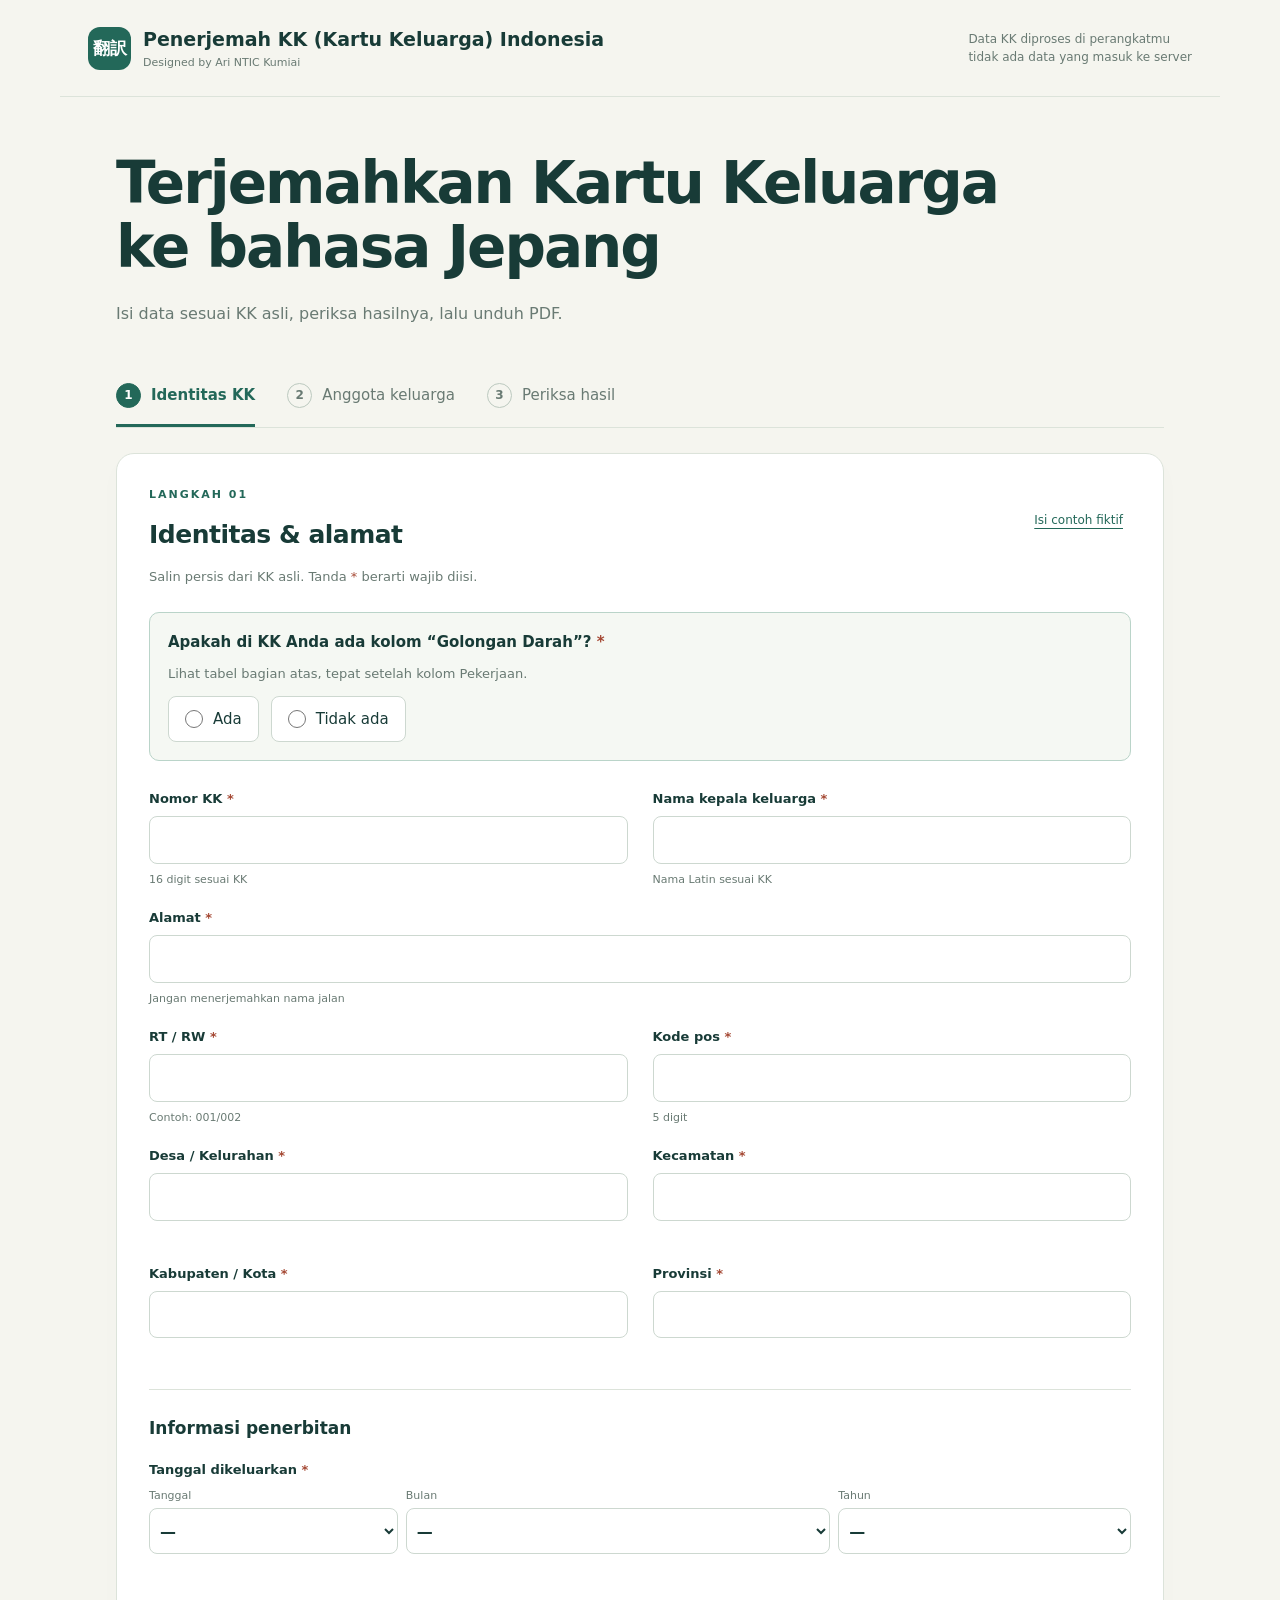
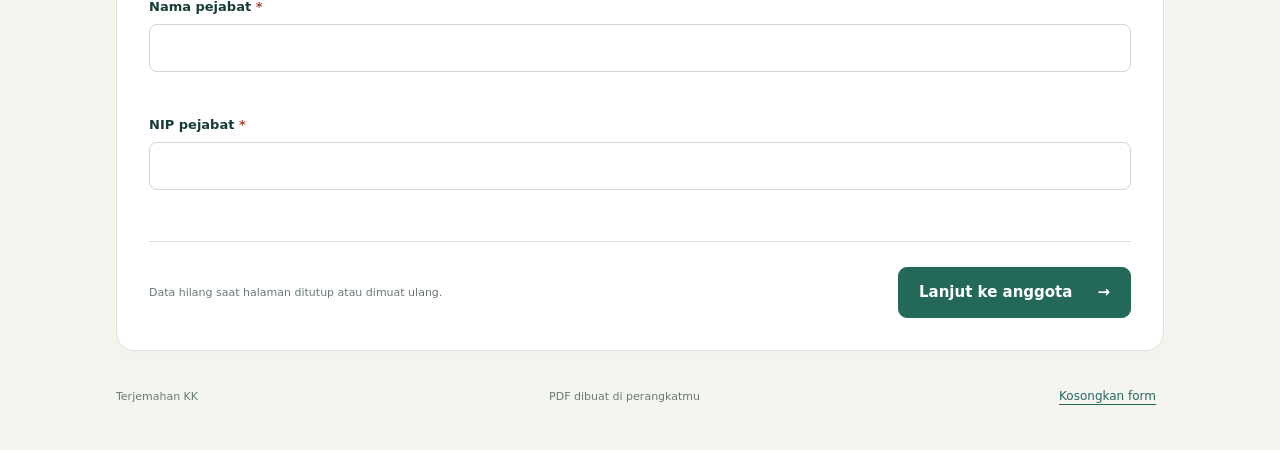
<file: docs/index.html>
<!doctype html>
<html lang="id"><head><meta charset="utf-8"><meta name="viewport" content="width=device-width,initial-scale=1"><meta name="description" content="Isi data Kartu Keluarga dalam bahasa Indonesia, periksa terjemahan Jepang, dan unduh PDF."><title>KK Jepang · Penerjemah Kartu Keluarga</title><link rel="stylesheet" href="style.css?v=20261012-3"><link rel="stylesheet" href="consistency.css?v=20261012-1"><link rel="stylesheet" href="improvements.css?v=20261119-format-2"><script defer src="config.js?v=20261012-1"></script><script defer src="memory-google.js?v=20261012-1"></script><script defer src="translations.js?v=20261012-1"></script><script defer src="family-rules.js?v=20261012-1"></script><script defer src="pdf.js?v=20261119-format-1"></script><script defer src="dates.js?v=20261012-1"></script><script defer src="vocabulary.js?v=20261012-1"></script><script defer src="preview.js?v=20261119-format-1"></script><script defer src="wilayah.js?v=20261012-1"></script><script defer src="app.js?v=20261119-format-1"></script></head>
<body><header class="topbar"><a class="brand" href="./"><span class="brand-icon" aria-hidden="true">翻訳</span><span>Penerjemah KK (Kartu Keluarga) Indonesia<small>Designed by Ari NTIC Kumiai</small></span></a><span class="local-label">Data KK diproses di perangkatmu<br>tidak ada data yang masuk ke server</span></header>
<main><section class="intro"><div><h1>Terjemahkan Kartu Keluarga<br>ke bahasa Jepang</h1><p class="lede">Isi data sesuai KK asli, periksa hasilnya, lalu unduh PDF.</p></div></section>
<nav class="steps" aria-label="Tahapan"><button type="button" class="active" data-step="0"><b>1</b><span>Identitas KK</span></button><button type="button" data-step="1"><b>2</b><span>Anggota keluarga</span></button><button type="button" data-step="2"><b>3</b><span>Periksa hasil</span></button></nav>
<form id="kk-form" autocomplete="off"><section class="panel" id="step-0"><div class="panel-heading"><div><p class="eyebrow">LANGKAH 01</p><h2>Identitas & alamat</h2></div><div class="demo-picker"><button type="button" class="text-button" id="demo" aria-expanded="false" aria-controls="demo-choices">Isi contoh fiktif</button><div id="demo-choices" class="demo-choices" role="group" aria-label="Pilih contoh fiktif" hidden><button type="button" data-demo-case="0">Contoh 1</button><button type="button" data-demo-case="1">Contoh 2</button><button type="button" data-demo-case="2">Contoh 3</button></div></div></div><p class="help">Salin persis dari KK asli. Tanda <span class="required">*</span> berarti wajib diisi.</p><fieldset class="kk-format-question" id="kk-format-question" aria-labelledby="kk-format-title"><p class="kk-format-title" id="kk-format-title">Apakah di KK Anda ada kolom “Golongan Darah”? <span class="required">*</span></p><p id="kk-format-help">Lihat tabel bagian atas, tepat setelah kolom Pekerjaan.</p><div class="kk-format-options"><label><input type="radio" name="kkFormat" value="current" required aria-describedby="kk-format-help"> Ada</label><label><input type="radio" name="kkFormat" value="legacy" required aria-describedby="kk-format-help"> Tidak ada</label></div></fieldset><div class="fields" id="household-fields"></div><div class="subsection"><h3>Informasi penerbitan</h3><div class="fields" id="issue-fields"></div></div><div class="panel-footer"><span>Data hilang saat halaman ditutup atau dimuat ulang.</span><button type="button" class="primary" id="next-household">Lanjut ke anggota <span>→</span></button></div></section>
<section class="panel" id="step-1" hidden><div class="panel-heading"><div><p class="eyebrow">LANGKAH 02</p><h2>Anggota keluarga</h2></div><span class="counter" id="member-count"></span></div><p class="help">Ikuti urutan pada KK. Isi istilah Indonesia; padanan Jepang muncul otomatis. Maksimal 10 anggota per KK.</p><p class="help">Pilih hubungan dahulu. Nama kepala keluarga<span id="marriage-auto-hint"> dan tanggal kawin pasangan</span> terisi otomatis. Urutan anggota tetap mengikuti KK asli.</p><div id="members"></div><button type="button" class="add-button" id="add-member">＋ Tambah anggota keluarga</button><div class="panel-footer"><button type="button" class="secondary" data-back="0">← Identitas KK</button><button type="button" class="primary" id="next-members">Periksa terjemahan <span>→</span></button></div></section>
<section class="panel" id="step-2" hidden><div class="panel-heading"><div><p class="eyebrow">LANGKAH 03</p><h2>Periksa hasil terjemahan</h2></div><span class="counter">PDF · A4 mendatar</span></div><p class="help">Buka setiap bagian untuk memeriksa data. Pilih Lihat PDF untuk memeriksa susunan dokumen.</p><div class="preview-tabs" role="group" aria-label="Tampilan pratinjau"><button type="button" id="view-data" aria-pressed="true">Periksa data</button><button type="button" id="view-document" aria-pressed="false">Lihat PDF</button></div><div id="preview-data"></div><div id="preview-document" hidden><div class="preview-tools"><button type="button" id="zoom-out" aria-label="Perkecil PDF">−</button><output id="preview-scale" aria-live="polite">100%</output><button type="button" id="zoom-in" aria-label="Perbesar PDF">＋</button><button type="button" id="zoom-fit">Pas layar</button></div><div class="preview-scroll"><canvas id="preview" aria-label="Pratinjau PDF terjemahan Jepang"></canvas></div></div><label class="check-label"><input type="checkbox" id="reviewed"> Saya sudah memeriksa isi dan terjemahan dokumen.</label><div class="panel-footer"><button type="button" class="secondary" data-back="1">← Edit anggota</button><button type="button" class="primary" id="download" disabled>Unduh PDF ↓</button></div><p id="download-status" role="status"></p></section></form><datalist id="city-suggestions"></datalist><datalist id="province-suggestions"><option value="Aceh"><option value="Sumatera Utara"><option value="Sumatera Barat"><option value="Riau"><option value="Jambi"><option value="Sumatera Selatan"><option value="Bengkulu"><option value="Lampung"><option value="Kepulauan Bangka Belitung"><option value="Kepulauan Riau"><option value="DKI Jakarta"><option value="Jawa Barat"><option value="Jawa Tengah"><option value="DI Yogyakarta"><option value="Jawa Timur"><option value="Banten"><option value="Bali"><option value="Nusa Tenggara Barat"><option value="Nusa Tenggara Timur"><option value="Kalimantan Barat"><option value="Kalimantan Tengah"><option value="Kalimantan Selatan"><option value="Kalimantan Timur"><option value="Kalimantan Utara"><option value="Sulawesi Utara"><option value="Sulawesi Tengah"><option value="Sulawesi Selatan"><option value="Sulawesi Tenggara"><option value="Gorontalo"><option value="Sulawesi Barat"><option value="Maluku"><option value="Maluku Utara"><option value="Papua Barat"><option value="Papua Barat Daya"><option value="Papua"><option value="Papua Selatan"><option value="Papua Tengah"><option value="Papua Pegunungan"></datalist>
<p id="message" class="message" role="alert" hidden></p><footer><span>Terjemahan KK</span><span>PDF dibuat di perangkatmu</span><button type="button" id="reset" class="text-button">Kosongkan form</button></footer></main></body></html>
</file>
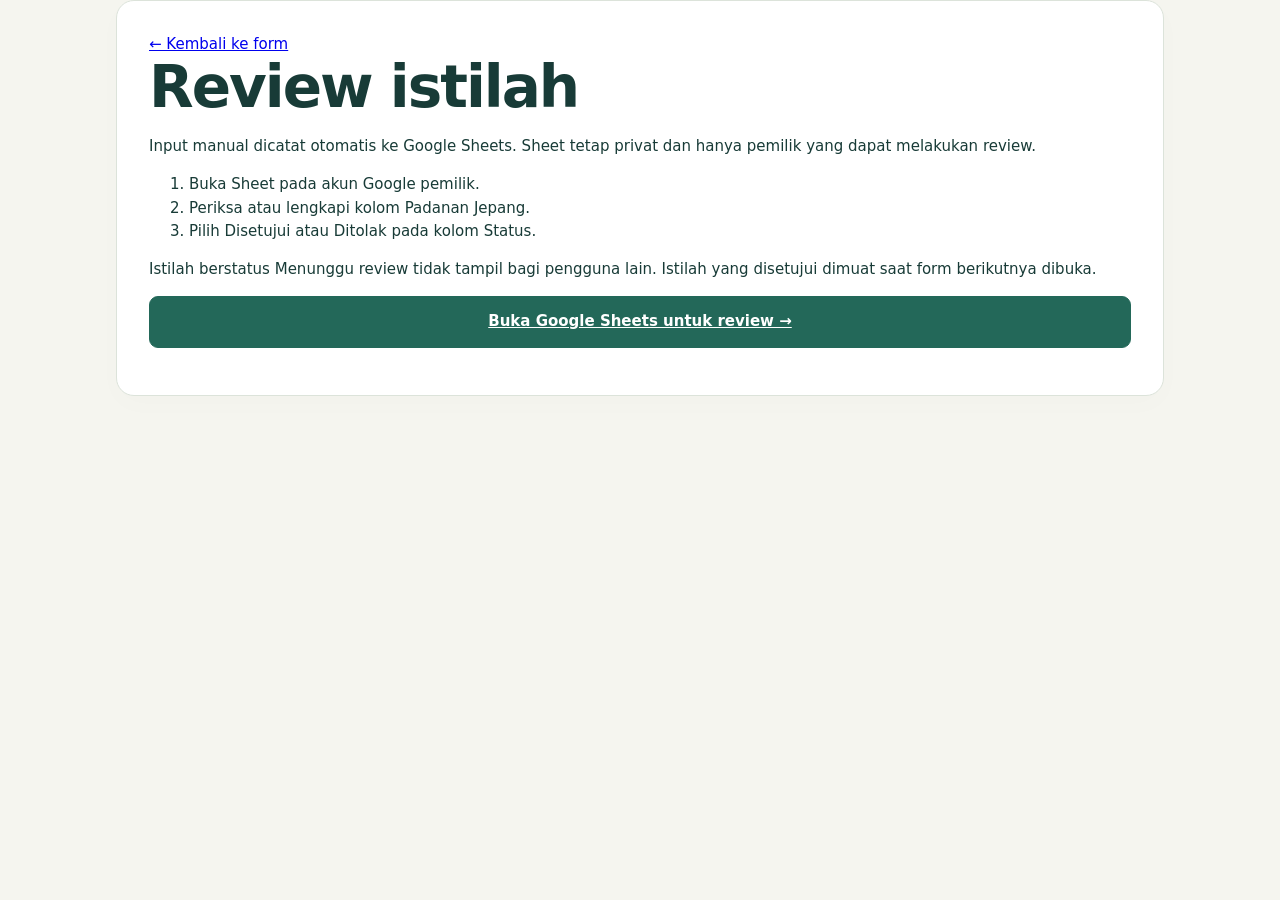
<file: docs/review.html>
<!doctype html><html lang="id"><head><meta charset="utf-8"><meta name="viewport" content="width=device-width,initial-scale=1"><title>Review istilah · KK Jepang</title><link rel="stylesheet" href="style.css"><link rel="stylesheet" href="improvements.css"><script defer src="config.js"></script><script defer src="review.js"></script></head><body><main><section class="panel"><a href="./">← Kembali ke form</a><h1>Review istilah</h1><p>Input manual dicatat otomatis ke Google Sheets. Sheet tetap privat dan hanya pemilik yang dapat melakukan review.</p><ol><li>Buka Sheet pada akun Google pemilik.</li><li>Periksa atau lengkapi kolom Padanan Jepang.</li><li>Pilih Disetujui atau Ditolak pada kolom Status.</li></ol><p>Istilah berstatus Menunggu review tidak tampil bagi pengguna lain. Istilah yang disetujui dimuat saat form berikutnya dibuka.</p><a id="open-sheet" class="primary" hidden target="_blank" rel="noopener">Buka Google Sheets untuk review →</a><p id="review-status" role="status"></p></section></main></body></html>
</file>
<file: docs/style.css>
:root{--ink:#183b37;--green:#236859;--cream:#f5f5ef;--line:#dce3da;--muted:#697a73}*{box-sizing:border-box}body{margin:0;background:var(--cream);color:var(--ink);font:15px/1.55 system-ui,-apple-system,"Segoe UI",sans-serif}.topbar{max-width:1160px;margin:auto;padding:25px 28px;display:flex;justify-content:space-between;align-items:center;border-bottom:1px solid var(--line)}.brand{display:flex;gap:12px;align-items:center;text-decoration:none;color:var(--ink);font-size:19px;font-weight:700}.brand small{display:block;font-size:11px;font-weight:400;color:var(--muted)}.brand-icon{background:var(--green);color:white;display:grid;place-items:center;width:43px;height:43px;border-radius:12px;font-size:24px}.local-label{font-size:12px;color:var(--muted)}main{max-width:1104px;margin:auto;padding:0 28px}.intro{padding:55px 0 40px;display:flex;justify-content:space-between;align-items:center;gap:30px}.eyebrow{font-size:11px;font-weight:700;letter-spacing:2px;color:var(--green);margin:0 0 13px}h1{font-size:clamp(38px,5vw,58px);letter-spacing:-2px;line-height:1.1;font-weight:650;margin:0}h1 em{font-style:normal;color:var(--green)}.lede{color:var(--muted);font-size:16px;margin:22px 0 0}.intro-note{border-left:1px solid #b9cbbf;padding:8px 0 8px 32px;min-width:280px}.note-number{font:12px monospace;color:var(--green)}.intro-note p{font-size:24px;line-height:1.45;margin:15px 0}.intro-note small{color:var(--muted);font-size:11px}.steps{display:flex;border-bottom:1px solid var(--line);gap:32px;margin-bottom:25px}.steps button{border:0;border-bottom:3px solid transparent;background:none;display:flex;align-items:center;gap:10px;color:var(--muted);padding:16px 0;font:inherit;cursor:pointer}.steps b{border:1px solid #bcc9bf;border-radius:50%;width:25px;height:25px;display:grid;place-items:center;font-size:12px}.steps button.active{color:var(--green);border-color:var(--green);font-weight:600}.steps .active b{background:var(--green);color:white;border-color:var(--green)}.panel{background:white;border:1px solid var(--line);border-radius:18px;padding:32px;box-shadow:0 8px 28px #19382e04}.panel-heading{display:flex;justify-content:space-between;align-items:center;gap:14px}h2{font-size:25px;letter-spacing:-.5px;margin:0}h3{font-size:17px;margin:0 0 18px}.help{font-size:13px;color:var(--muted);margin:12px 0 25px}.fields{display:grid;grid-template-columns:repeat(2,minmax(0,1fr));gap:20px 25px}.field{display:flex;flex-direction:column;gap:7px;font-size:13px;font-weight:600}.field.wide{grid-column:1/-1}.field small{font-weight:400;font-size:11px;color:var(--muted);min-height:16px}input,select{width:100%;border:1px solid #cdd8d0;border-radius:8px;background:#fff;color:var(--ink);padding:12px;font:inherit;font-size:14px;min-height:46px}input:focus,select:focus{outline:2px solid #7cae98;outline-offset:2px}input:user-invalid{border-color:#b3553c}.required{color:#a44732}.subsection{margin-top:28px;border-top:1px solid var(--line);padding-top:25px}.panel-footer{display:flex;justify-content:space-between;align-items:center;gap:18px;border-top:1px solid var(--line);margin-top:28px;padding-top:25px}.panel-footer>span{font-size:11px;color:var(--muted)}button{cursor:pointer}.primary,.secondary,.add-button{padding:13px 20px;border-radius:9px;font:inherit;font-weight:600;display:flex;gap:25px;align-items:center;justify-content:center}.primary{background:var(--green);color:white;border:1px solid var(--green)}.primary:hover{background:#194d42}.primary:disabled{background:#a3b8ad;border-color:#a3b8ad;cursor:not-allowed}.secondary{background:white;border:1px solid var(--line);color:var(--ink)}.text-button{border:0;background:none;color:var(--green);text-decoration:underline;text-underline-offset:4px;font:inherit;font-size:12px;padding:8px}.counter{font-size:12px;color:var(--muted)}.member-card{border:1px solid var(--line);border-radius:12px;margin-bottom:18px;overflow:hidden}.member-card summary{padding:17px 20px;background:#f5f8f3;cursor:pointer;font-weight:600}.member-body{padding:22px}.member-actions{display:flex;justify-content:flex-end;margin-top:18px}.remove{color:#ad4833}.add-button{width:100%;border:1px dashed #abc3b4;background:#f7faf6;color:var(--green)}.preview-scroll{overflow:auto;background:#edf0e9;border:1px solid var(--line);padding:18px;border-radius:10px}canvas{display:block;width:100%;min-width:780px;height:auto;background:white;box-shadow:0 3px 12px #0001}.review-note{margin:20px 0;background:#f5f8f3;padding:16px;border-radius:8px;font-size:12px}.review-note p{color:var(--muted);margin:5px 0 0}.check-label{display:flex;align-items:center;gap:11px;font-size:13px}.check-label input{width:19px;min-height:19px;height:19px;accent-color:var(--green)}.message{position:fixed;bottom:24px;left:50%;transform:translateX(-50%);padding:15px 24px;background:#843c29;color:white;border-radius:10px;max-width:90%;z-index:10}footer{padding:28px 0 36px;display:flex;justify-content:space-between;align-items:center;font-size:11px;color:var(--muted);gap:16px}#download-status{color:var(--green);font-size:13px}[hidden]{display:none!important}@media(max-width:650px){.topbar{padding:18px}.local-label{max-width:130px;text-align:right;font-size:10px}main{padding:0 16px}.intro{padding:32px 0 25px}.intro-note{display:none}h1{font-size:42px}.steps{gap:0;justify-content:space-between}.steps button{font-size:11px;gap:6px}.steps b{width:21px;height:21px}.panel{padding:21px 17px;border-radius:12px}h2{font-size:21px}.fields{grid-template-columns:1fr;gap:16px}.field.wide{grid-column:auto}.panel-footer{flex-wrap:wrap}.panel-footer>span{width:100%}.primary,.secondary{font-size:12px;padding:12px 15px;gap:10px}.member-body{padding:17px}.panel-heading{align-items:flex-start}.counter{font-size:10px;text-align:right}.preview-scroll{padding:8px}footer{flex-wrap:wrap}footer>span:nth-child(2){order:3;width:100%}}
</file>
<file: docs/consistency.css>
input.auto-field,select.auto-field{background:#edf3ed;border-color:#bdcec1;color:#37564c;opacity:1;cursor:default}
.field small.auto-hint{color:#236859;font-size:11px}
.field small.field-error{color:#a03e2b;font-size:12px;margin-top:2px}
.field:has(.field-error) input,.field:has(.field-error) select{border-color:#b3553c}
</file>
<file: docs/improvements.css>
.date-source{position:absolute!important;opacity:0;width:1px!important;height:1px!important;min-height:1px!important;pointer-events:none}.date-parts{display:grid;grid-template-columns:minmax(0,.85fr) minmax(0,1.45fr) minmax(0,1fr);gap:8px}.date-part{min-width:0}.date-part>span{display:block;font-size:11px;font-weight:400;color:#697a73;margin-bottom:4px}.date-parts select{min-width:0;font-size:16px;padding:10px 6px;min-height:46px}.brand-icon{font-size:17px}.field.wide:has([name="relationship"]){background:#edf6f1;padding:16px;border-radius:10px;border:1px solid #bad4c9}.preview-tabs{display:flex;gap:8px;margin:0 0 18px}.preview-tabs button{font:inherit;padding:10px 15px;border:1px solid #cdd8d0;border-radius:8px;background:white;color:#183b37}.preview-tabs button[aria-pressed="true"]{background:#236859;color:white;border-color:#236859}.preview-member{border:1px solid #dce3da;border-radius:10px;margin-bottom:14px;overflow:hidden}.preview-member summary{font-weight:600;padding:14px;background:#f5f8f3;cursor:pointer;overflow-wrap:anywhere}.preview-member dl{margin:0;padding:0 16px}.preview-row{padding:12px 0;border-bottom:1px solid #edf0e9;display:grid;grid-template-columns:155px 1fr;gap:12px}.preview-row:last-child{border:0}.preview-row dt{font-size:12px;color:#697a73}.preview-row dd{margin:0;font-size:14px;overflow-wrap:anywhere}.preview-japanese{display:block;color:#236859;margin-top:3px;font-size:15px}.preview-tools{display:flex;gap:10px;align-items:center;margin-bottom:12px;flex-wrap:wrap}.preview-tools button{font:inherit;background:white;border:1px solid #cdd8d0;border-radius:8px;min-height:42px;min-width:42px;padding:8px 12px;color:#183b37}.preview-tools button:disabled{opacity:.4;cursor:default}.preview-tools output{font-size:13px;min-width:42px;text-align:center}.preview-scroll canvas{min-width:0;max-width:none;width:100%;height:auto}.preview-scroll{overscroll-behavior:contain}.check-label{margin-top:22px}@media(max-width:650px){h1{font-size:34px;letter-spacing:-1px}.lede{font-size:14px;line-height:1.6}.preview-row{grid-template-columns:1fr;gap:4px;padding:10px 0}.preview-member dl{padding:0 13px}.topbar{gap:12px}.brand{font-size:17px}.local-label{max-width:100px}.preview-tabs button{flex:1;font-size:13px}.preview-scroll{padding:5px}.date-parts{gap:5px}.date-parts select{font-size:14px}.date-part>span{font-size:11px}}input.date-source,
input.date-source.auto-field {
  opacity: 0 !important;
  visibility: hidden !important;
  pointer-events: none !important;
}
.preview-scroll {
  overscroll-behavior: auto;
}
#issue-fields {
  grid-template-columns: minmax(0, 1fr);
}
/* Pilihan tiga contoh fiktif. Tambahkan di akhir improvements.css. */
.demo-picker{position:relative;flex-shrink:0}
.demo-choices{position:absolute;right:0;top:100%;z-index:5;display:grid;gap:6px;min-width:150px;padding:8px;background:#fff;border:1px solid #cdd8d0;border-radius:10px;box-shadow:0 8px 24px #183b3720}
.demo-choices[hidden]{display:none!important}
.demo-choices button{font:inherit;text-align:left;padding:10px 14px;min-height:44px;background:#f5f8f3;color:#183b37;border:1px solid #dce3da;border-radius:6px;cursor:pointer}
.demo-choices button:hover{background:#edf6f1}
.demo-choices button:focus-visible{outline:2px solid #236859;outline-offset:2px}
@media(max-width:650px){.demo-picker{max-width:145px}.demo-picker>#demo{font-size:12px}}
/* Menjaga kotak 翻訳 tetap utuh di PC dan HP. */
.brand {
  min-width: 0;
}

.brand-icon {
  flex: 0 0 43px;
  width: 43px;
  height: 43px;
  white-space: nowrap;
  font-size: 17px;
  line-height: 1;
}

.brand > span:last-child {
  min-width: 0;
  overflow-wrap: anywhere;
}

/* Kenali format dari kolom sumber. Tidak ada pilihan bawaan. */
.kk-format-question{min-width:0;margin:0 0 28px;padding:18px;border:1px solid #bad4c9;border-radius:10px;background:#f5f8f3}
.kk-format-question .kk-format-title{margin:0 0 10px;font-size:15px;font-weight:600;color:#183b37}
.kk-format-question p{margin:0 0 12px;font-size:13px;color:#697a73}
.kk-format-options{display:flex;flex-wrap:wrap;gap:12px}
.kk-format-options label{display:flex;align-items:center;gap:10px;min-height:46px;padding:10px 16px;background:white;border:1px solid #cdd8d0;border-radius:8px;cursor:pointer}
.kk-format-options input{width:18px;height:18px;min-height:18px;margin:0;accent-color:#236859}
.kk-format-options label:has(input:checked){border-color:#236859;background:#edf6f1}
</file>
